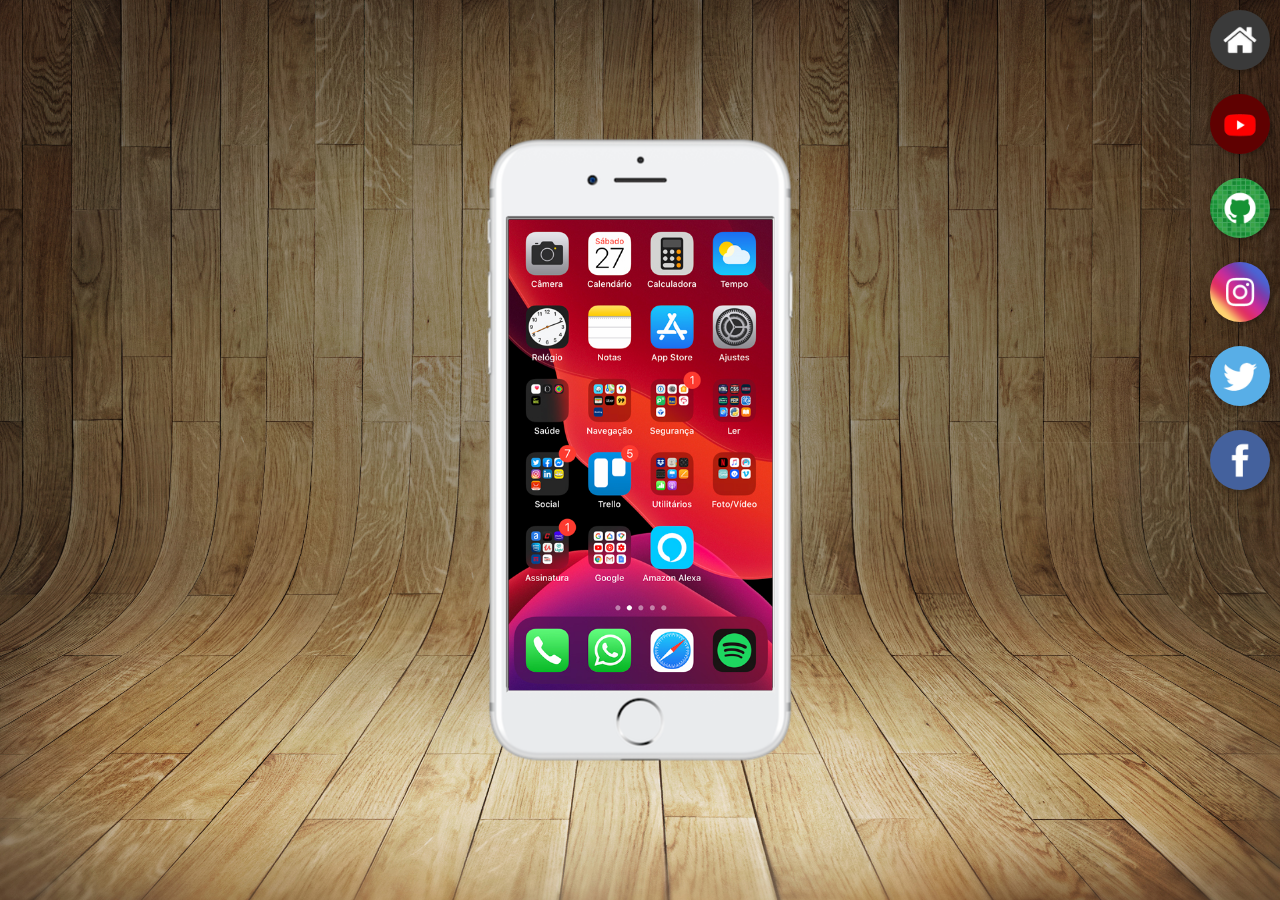
<file: index.html>
<!DOCTYPE html>
<html lang="pt-br">
<head>
    <meta charset="UTF-8">
    <meta name="viewport" content="width=device-width, initial-scale=1.0">
    <link rel="shortcut icon" href="favicon.ico" type="image/x-icon">
    <link rel="stylesheet" href="estilos/style.css">
    <title>Projetos sociais</title>
</head>
<body>
    <main>
        <section id="telefone">
            <iframe src="home.html" name="tela" id="tela"></iframe>
            

        </section>
        <section id="redes-sociais">
            <a href="home.html" target="tela"> <img src="imagens/logo-home.jpg" class="logo"></a></br>
            <a href="youtube.html" target="tela"> <img src="imagens/logo-youtube.jpg" class="logo"></a></br>
            <a href="github.html" target="tela"> <img src="imagens/logo-github.jpg" class="logo"></a></br>
            <a href="instagram.html" target="tela"> <img src="imagens/logo-instagram.jpg" class="logo"></a></br>
            <a href="" target="tela"> <img src="imagens/logo-twitter.jpg" class="logo"></a></br>
            <a href="" target="tela"> <img src="imagens/logo-facebook.jpg" class="logo"></a>

        </section>
    </main>
    
</body>
</html>
</file>
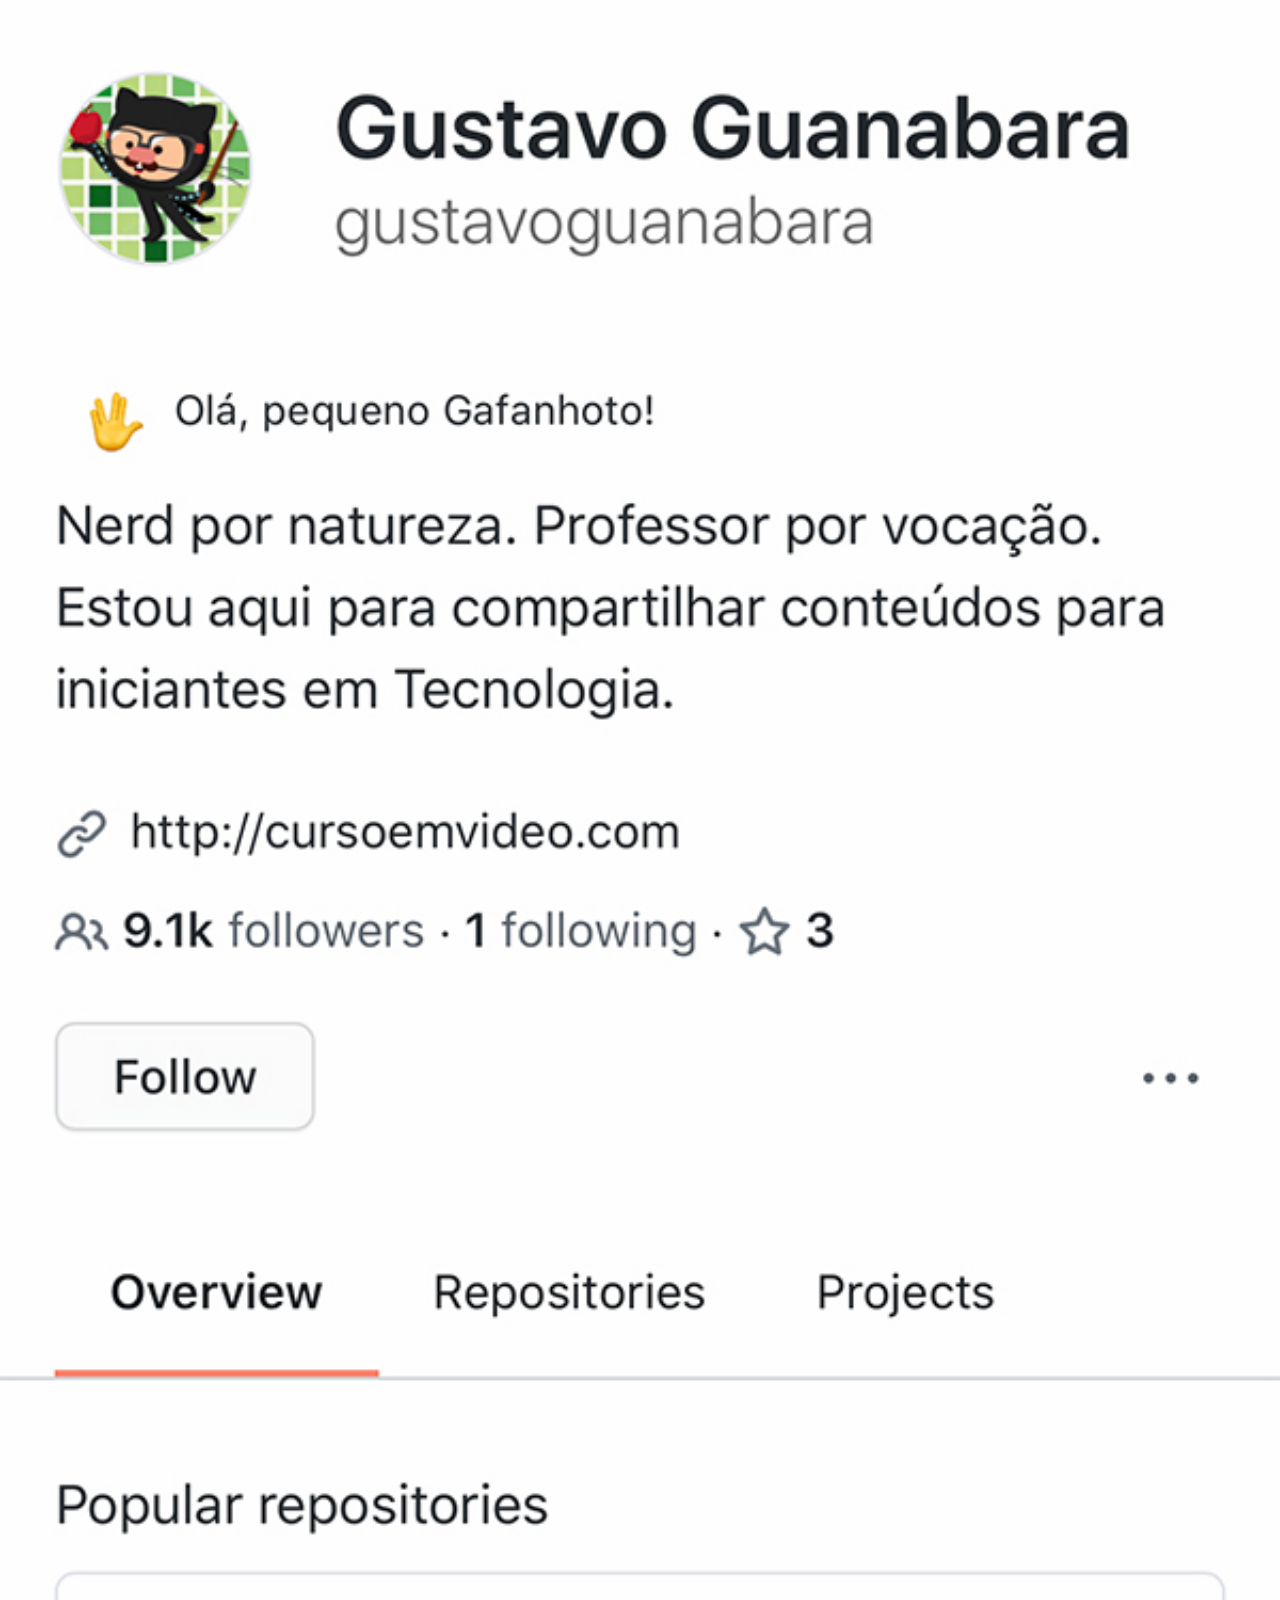
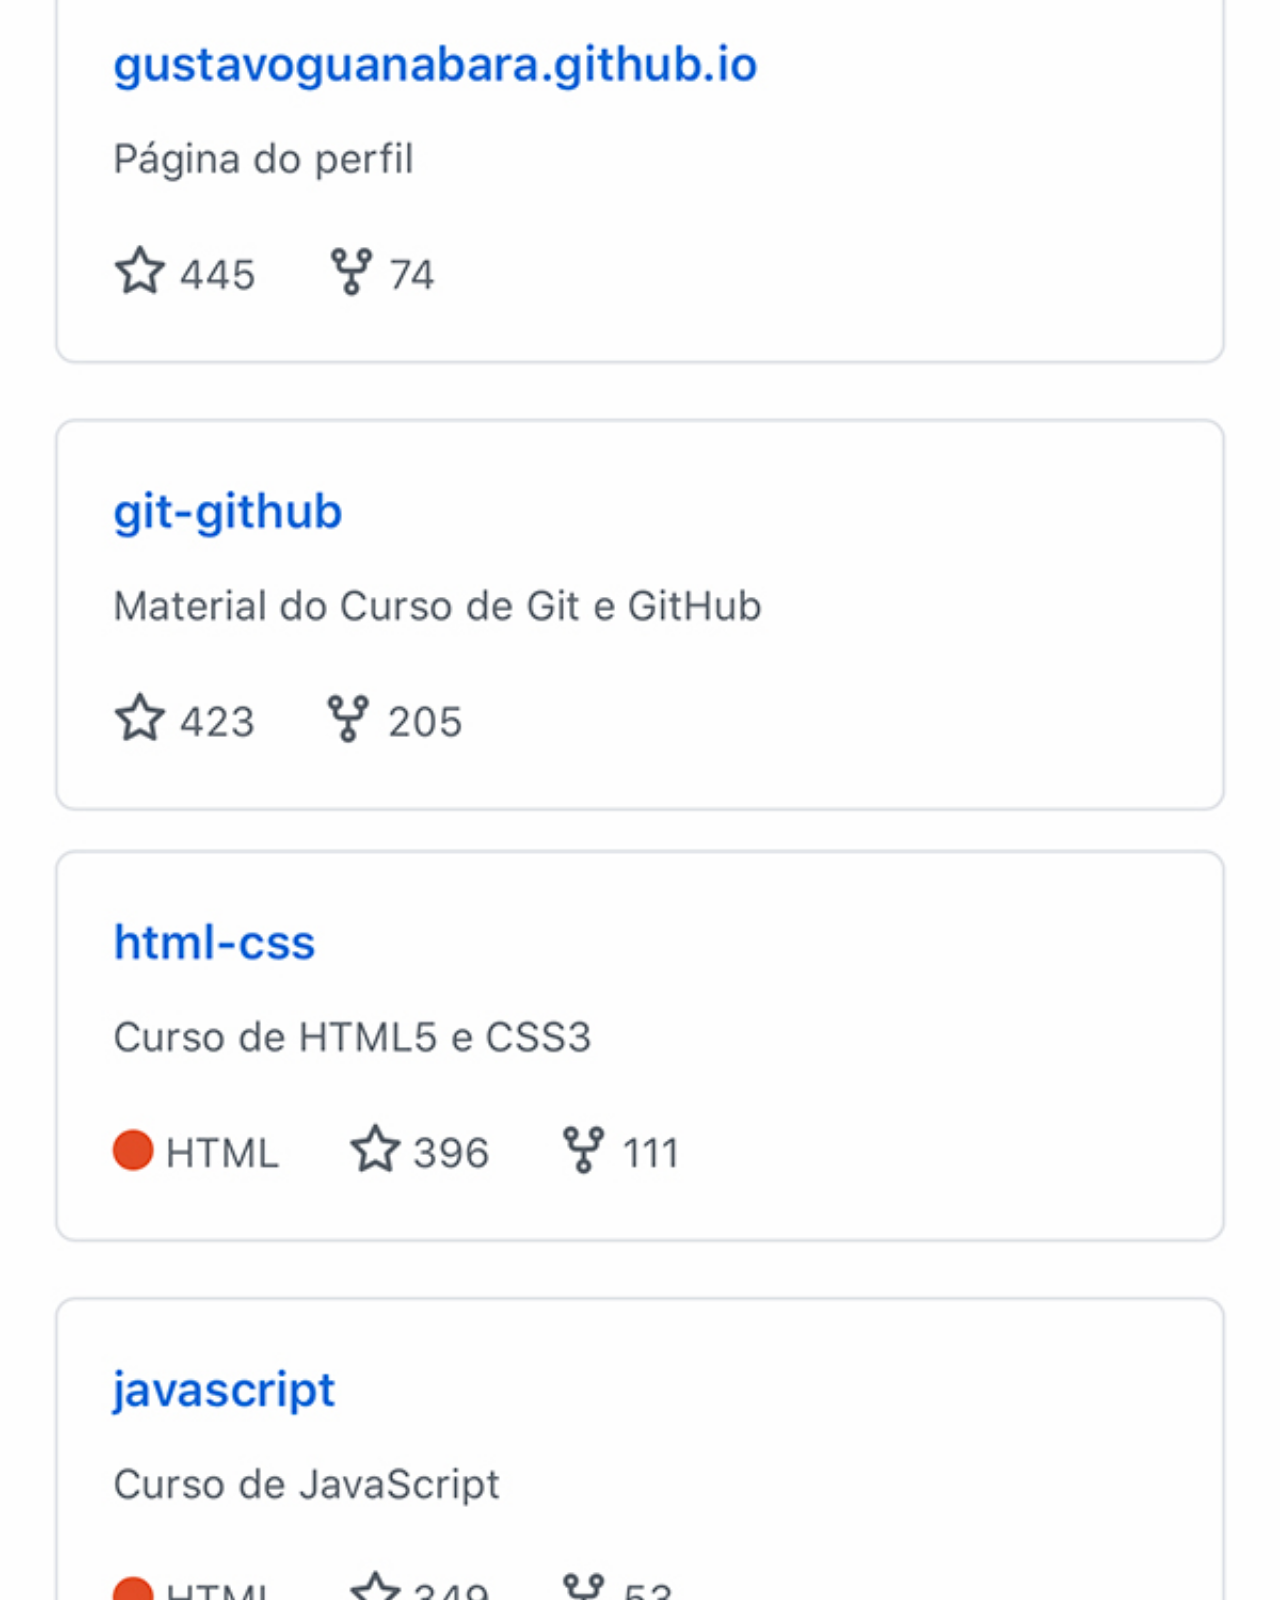
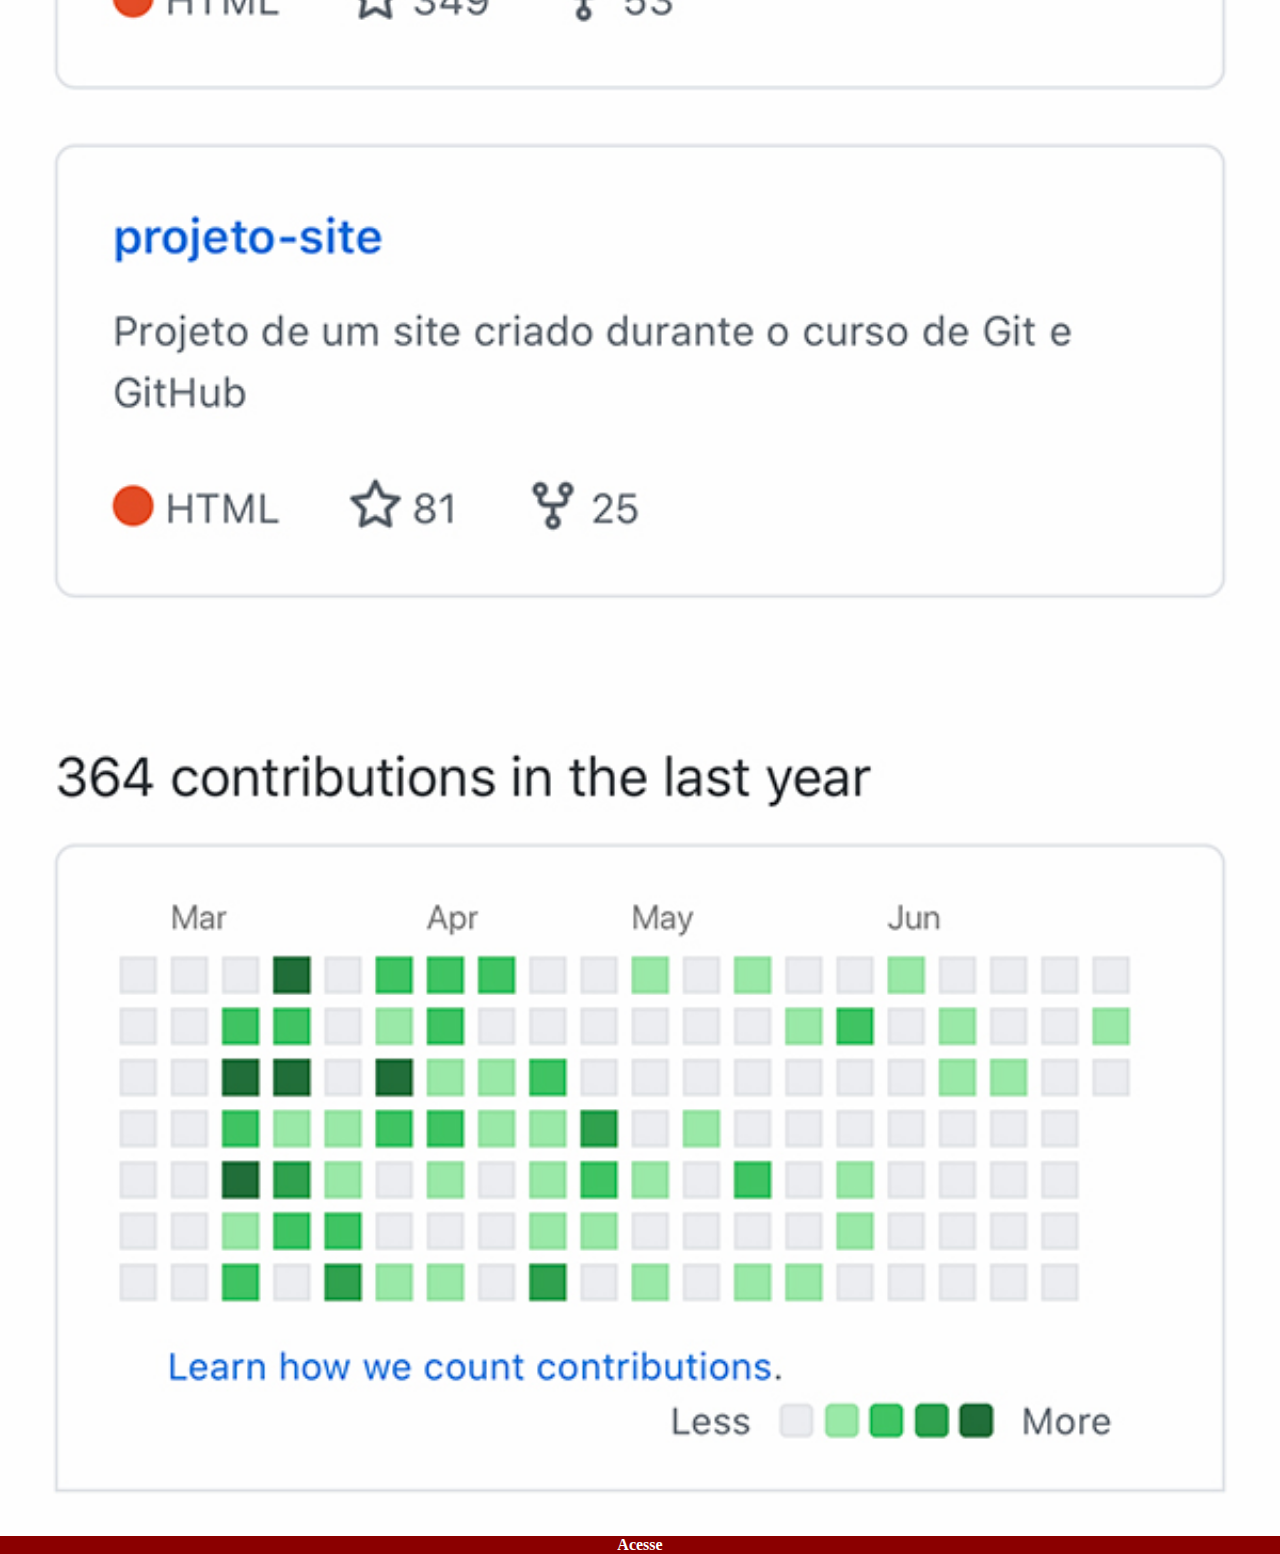
<file: github.html>
<!DOCTYPE html>
<html lang="pt-br">
<head>
    <meta charset="UTF-8">
    <meta name="viewport" content="width=device-width, initial-scale=1.0">
    <title>Git hub</title>
    <link rel="stylesheet" href="estilos/social.css">
</head>
<body>
    <img src="imagens/tela-github.jpg" alt="">
    <a href="https://github.com/gustavoguanabara" target="_blank">Acesse</a>
    
</body>
</html>
</file>
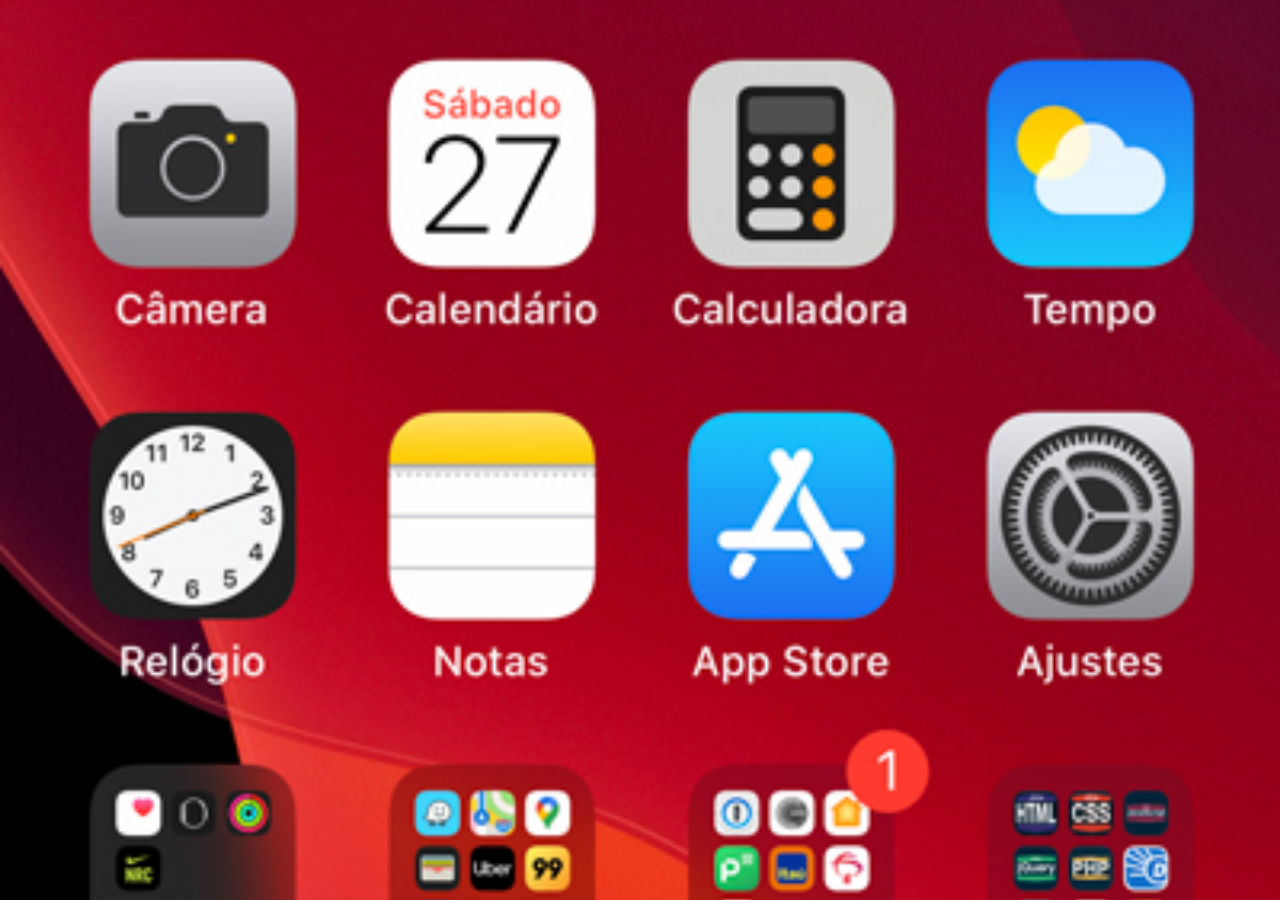
<file: home.html>
<!DOCTYPE html>
<html lang="pt-br">
<head>
    <meta charset="UTF-8">
    <meta name="viewport" content="width=device-width, initial-scale=1.0">
    <title>Document</title>
</head>
<style>
    *{  margin: 0px;
        padding: 0px;
    }
    body{
        width: 100vw;
        height: 100vh;
        background: black url(imagens/tela-home.jpg) no-repeat top center;
        background-size: cover;
    }
</style>
<body>
    
</body>
</html>
</file>
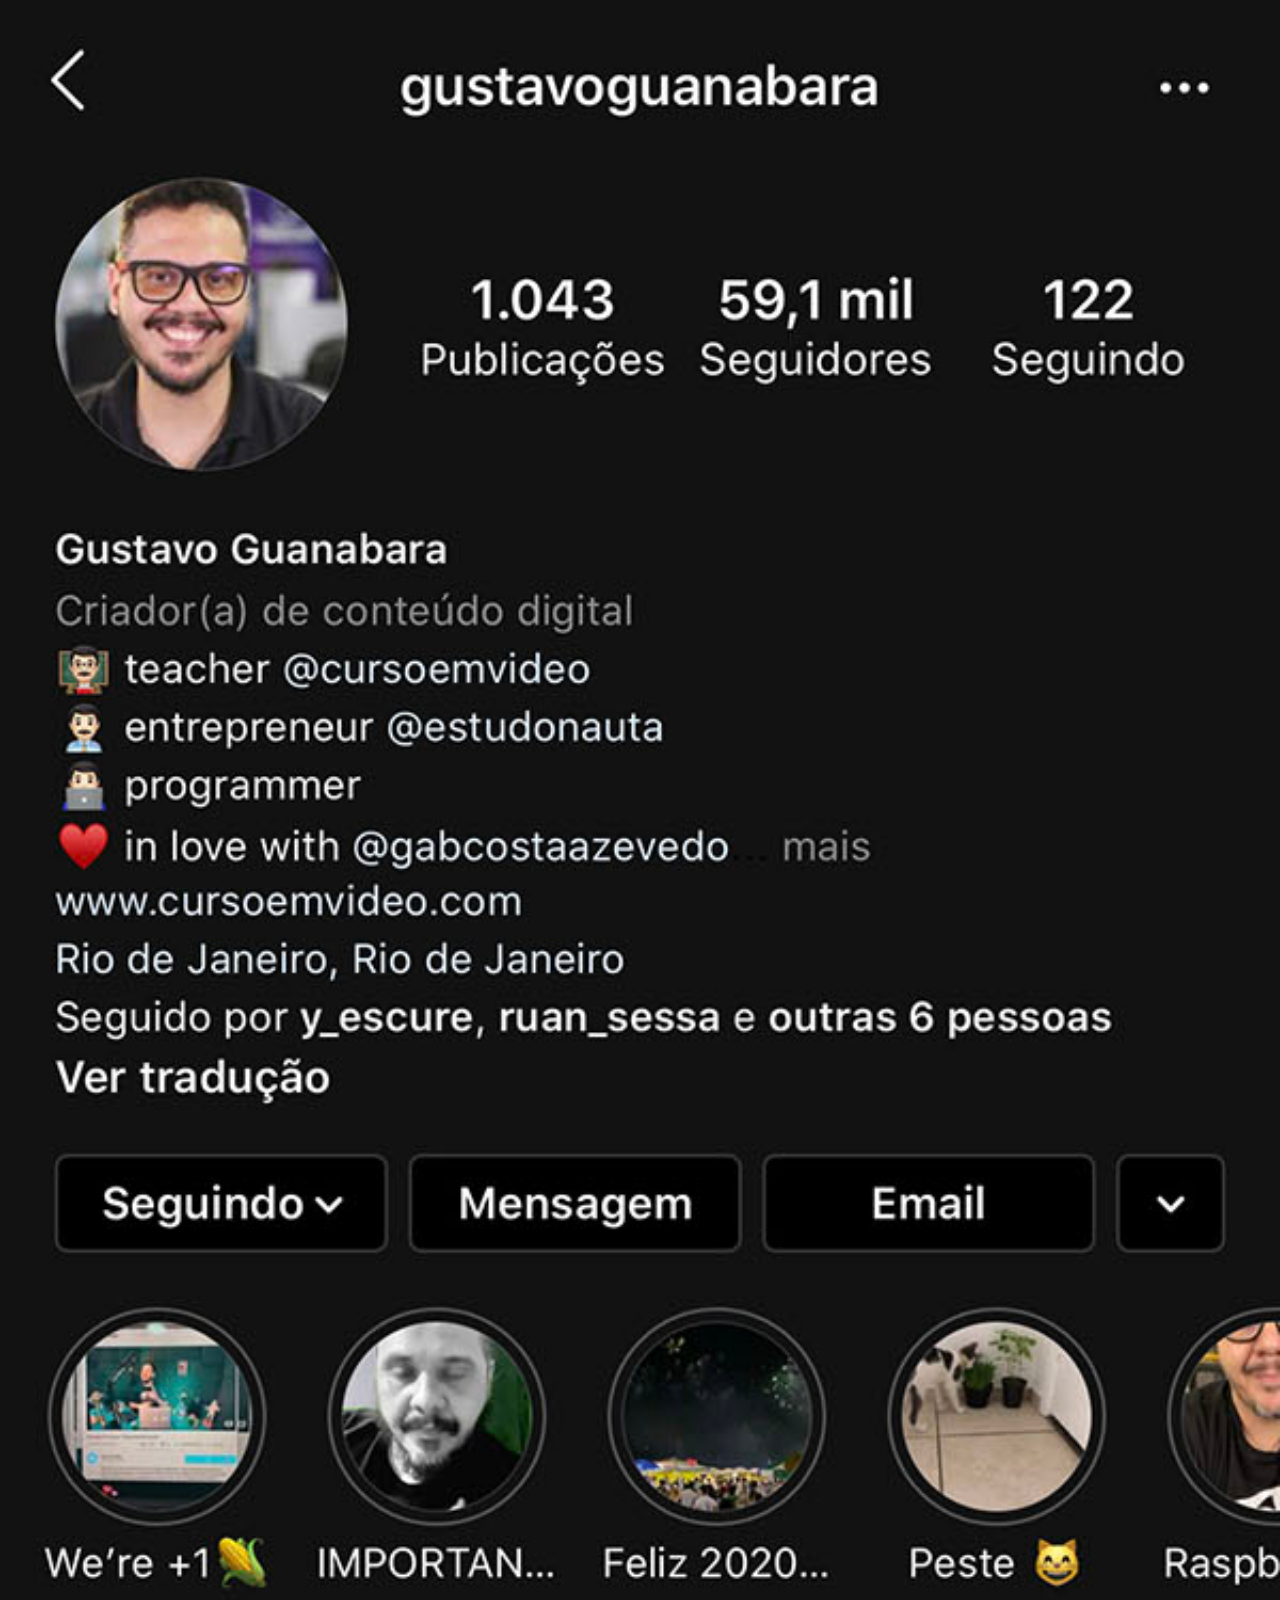
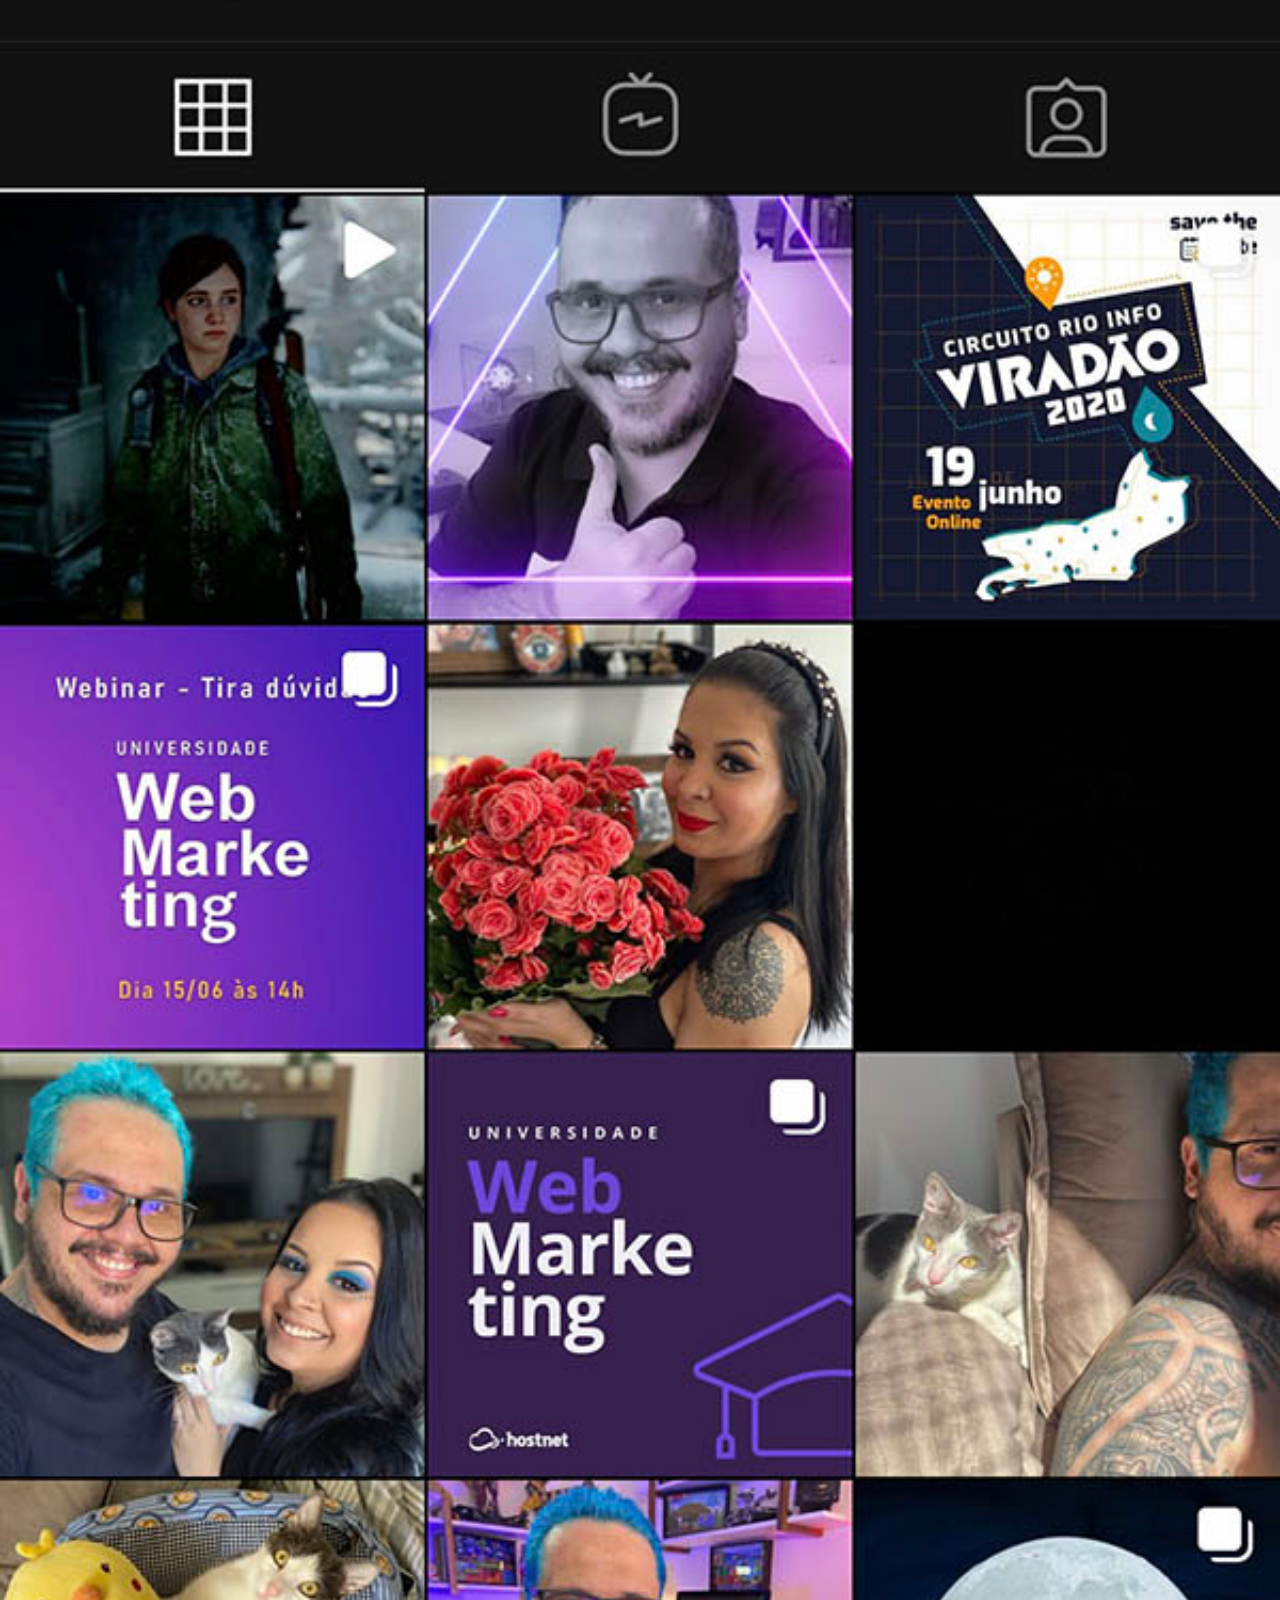
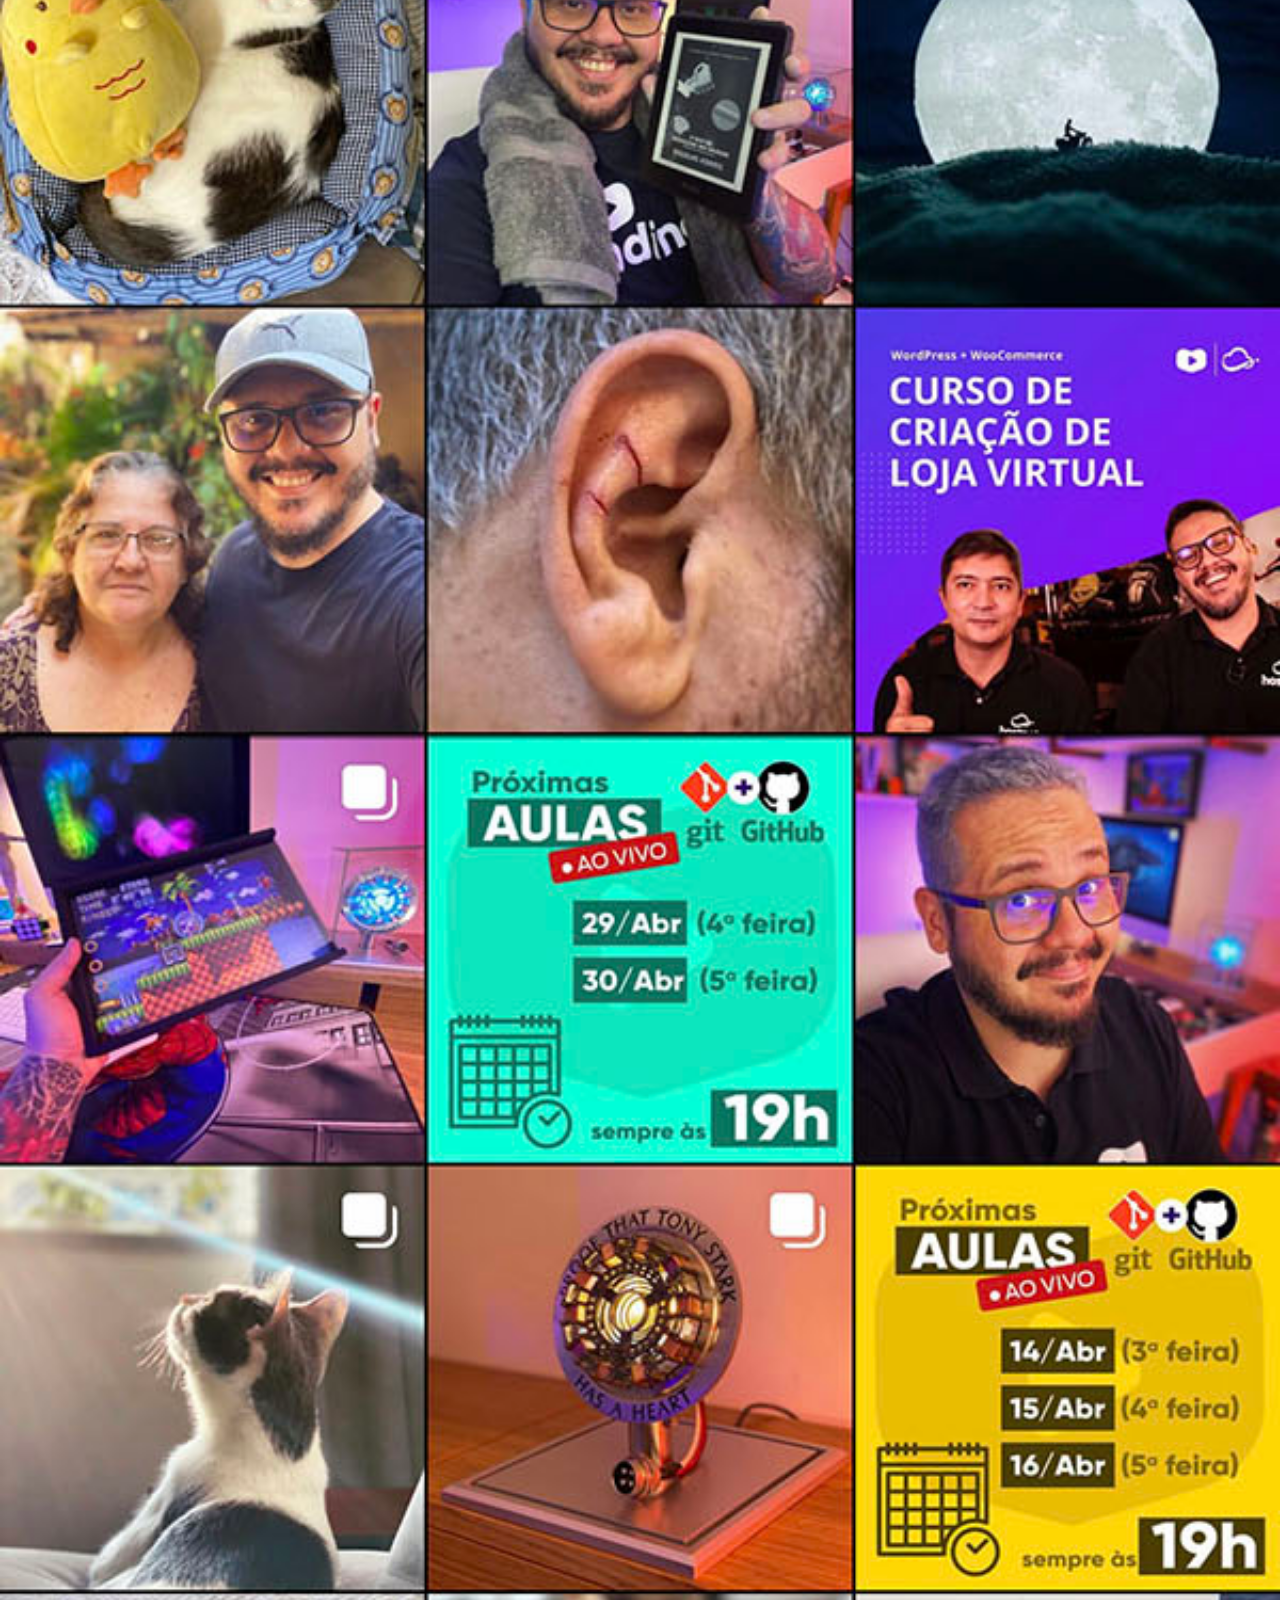
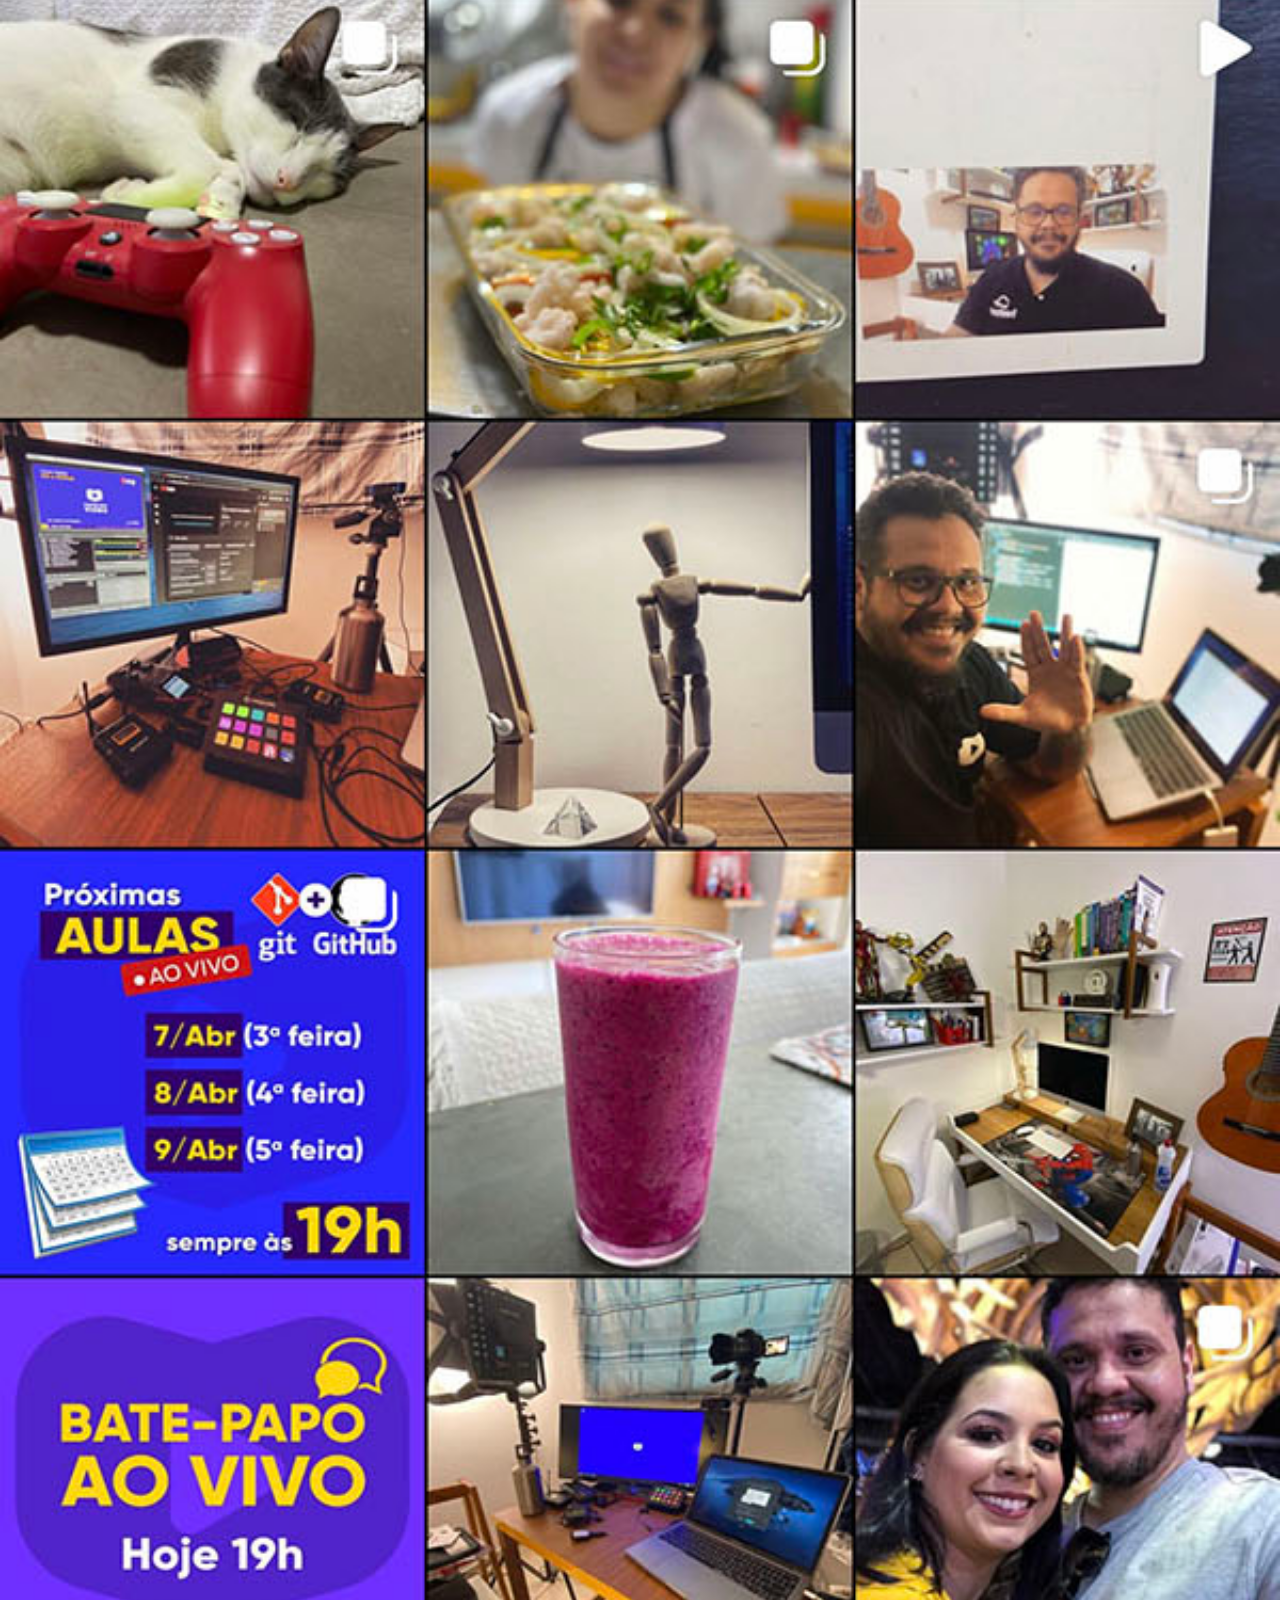
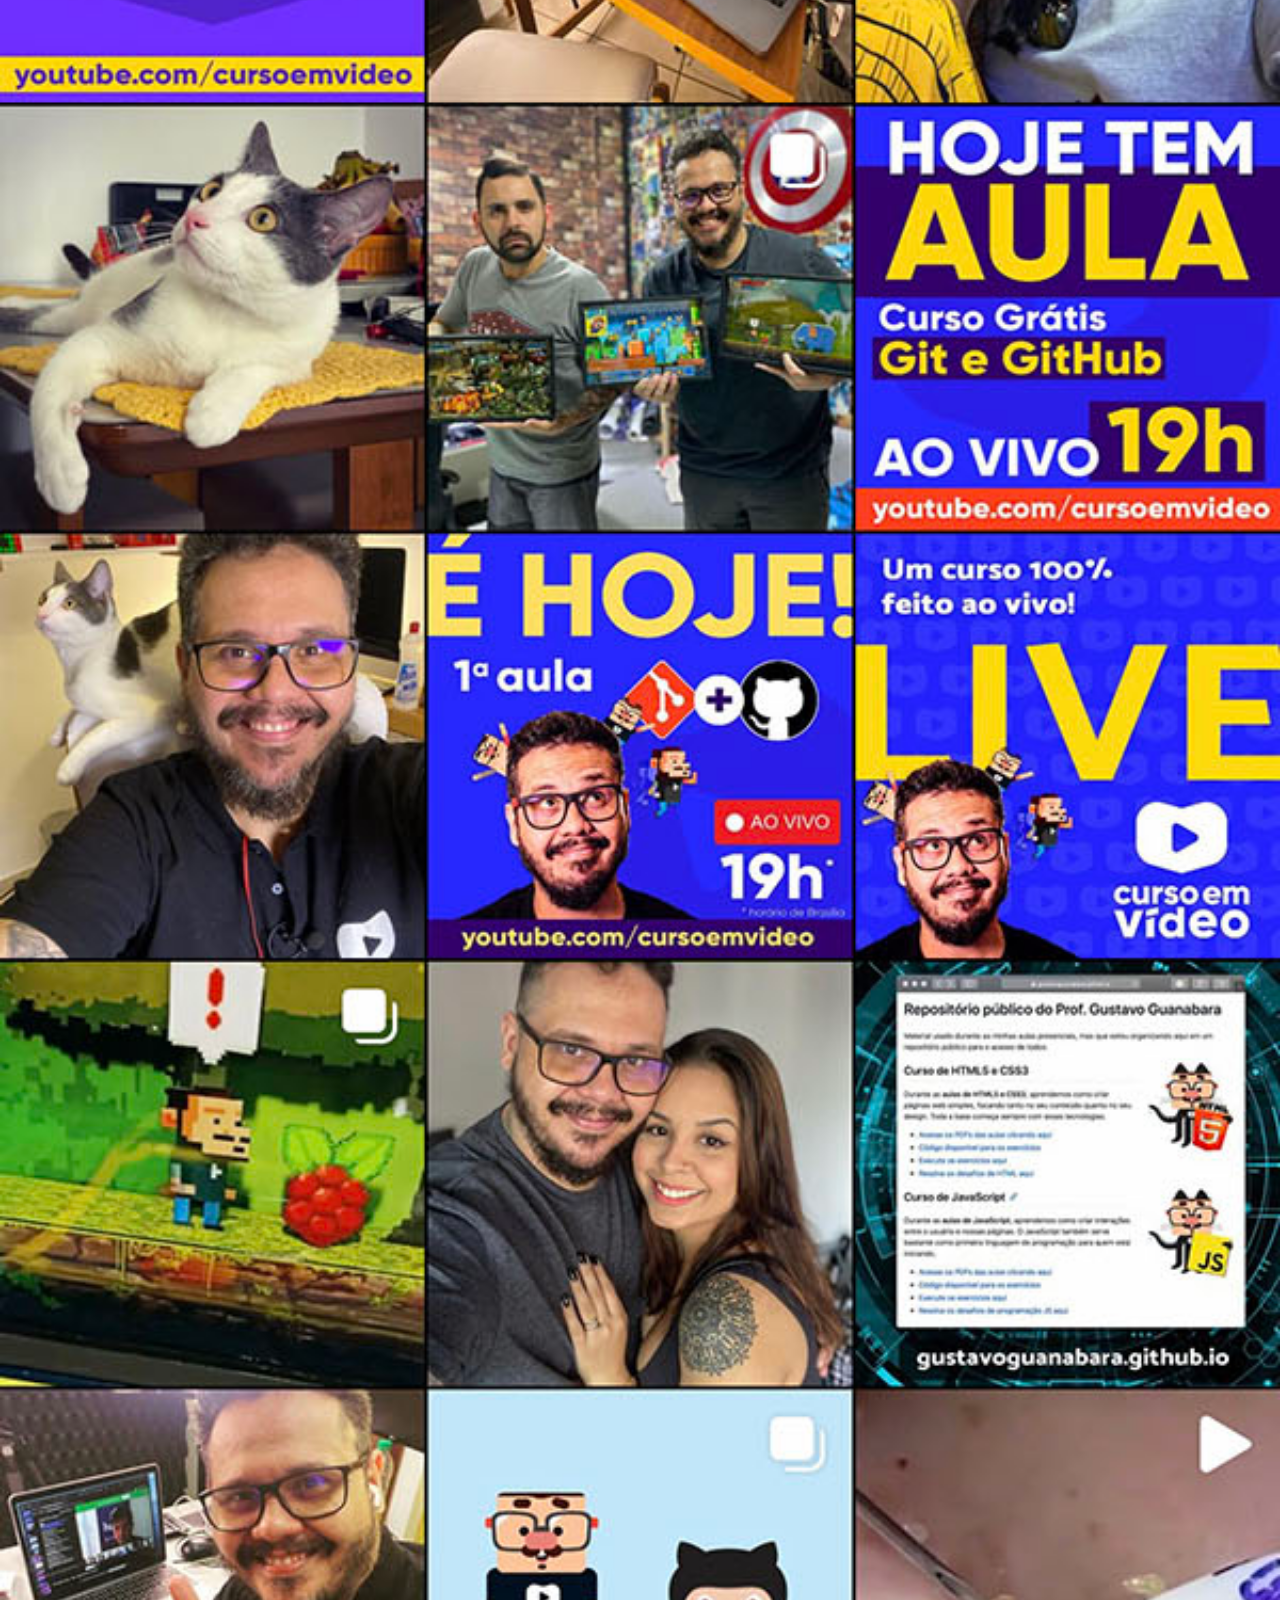
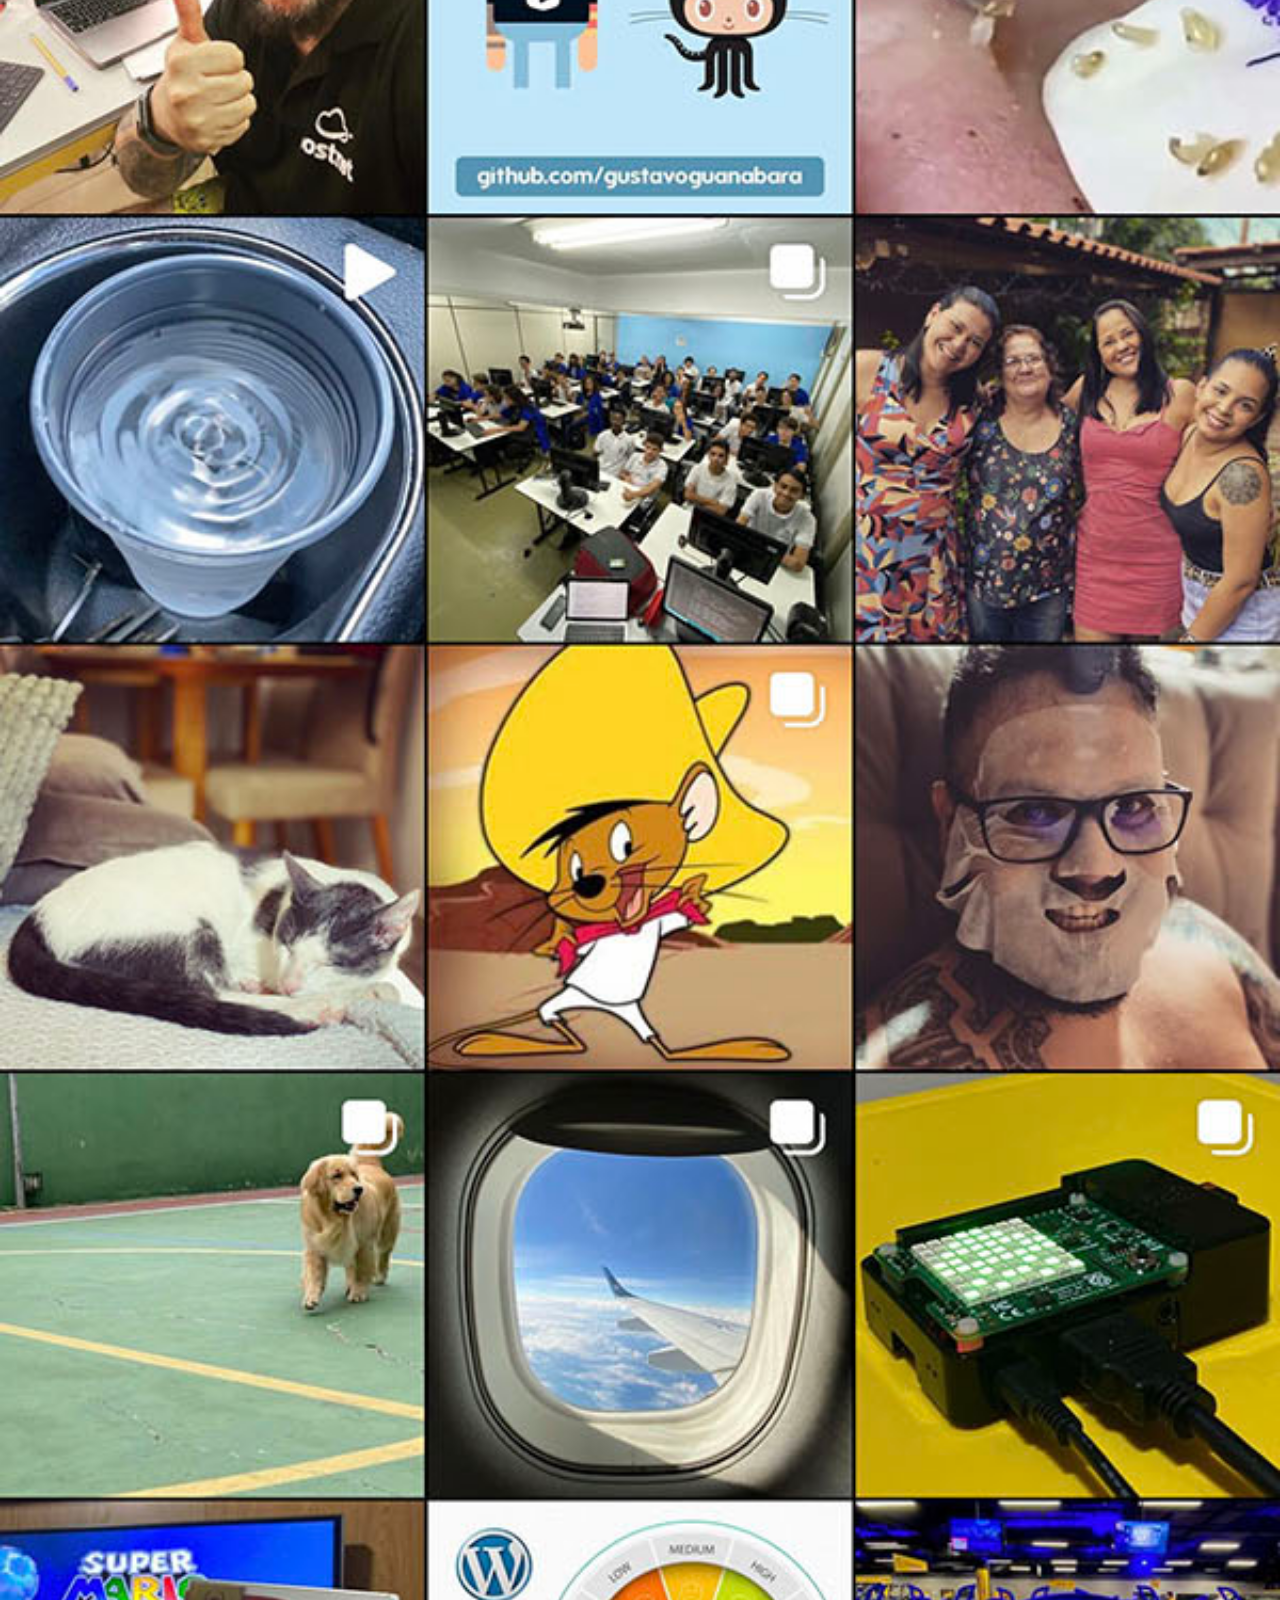
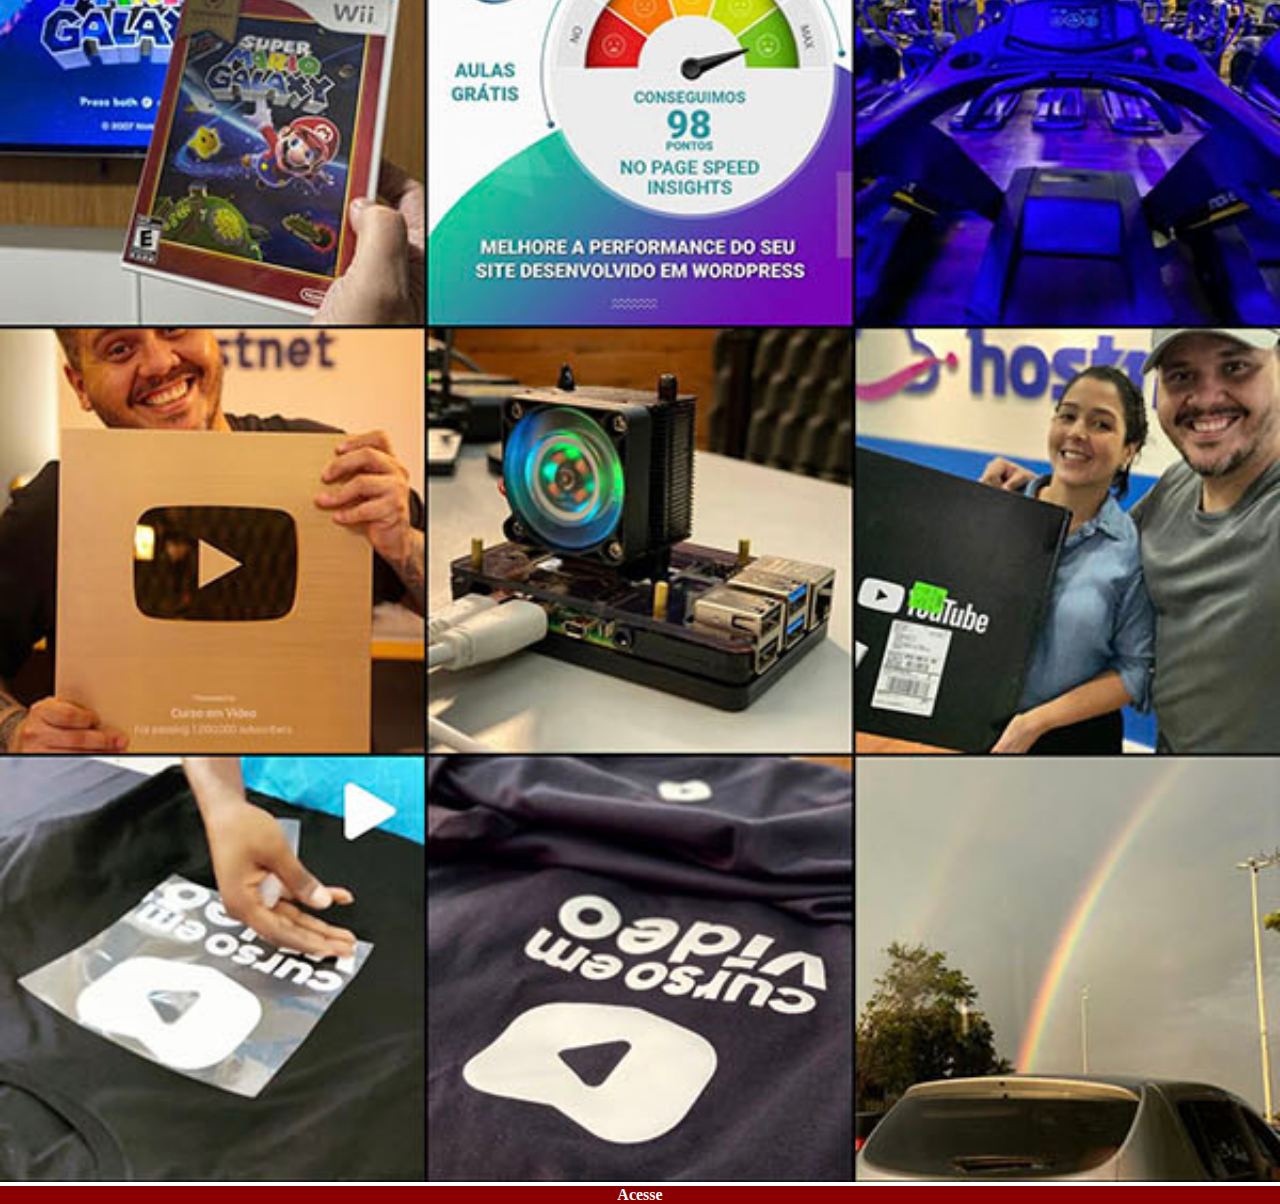
<file: instagram.html>
<!DOCTYPE html>
<html lang="pt-br">
<head>
    <meta charset="UTF-8">
    <meta name="viewport" content="width=device-width, initial-scale=1.0">
    <title>Instagram</title>
    <link rel="stylesheet" href="estilos/social.css">
</head>
<body>
    <img src="imagens/tela-instagram.jpg" alt="">
    <a href="https://www.instagram.com/" target="_blank">Acesse</a>
</body>
</html>
</file>
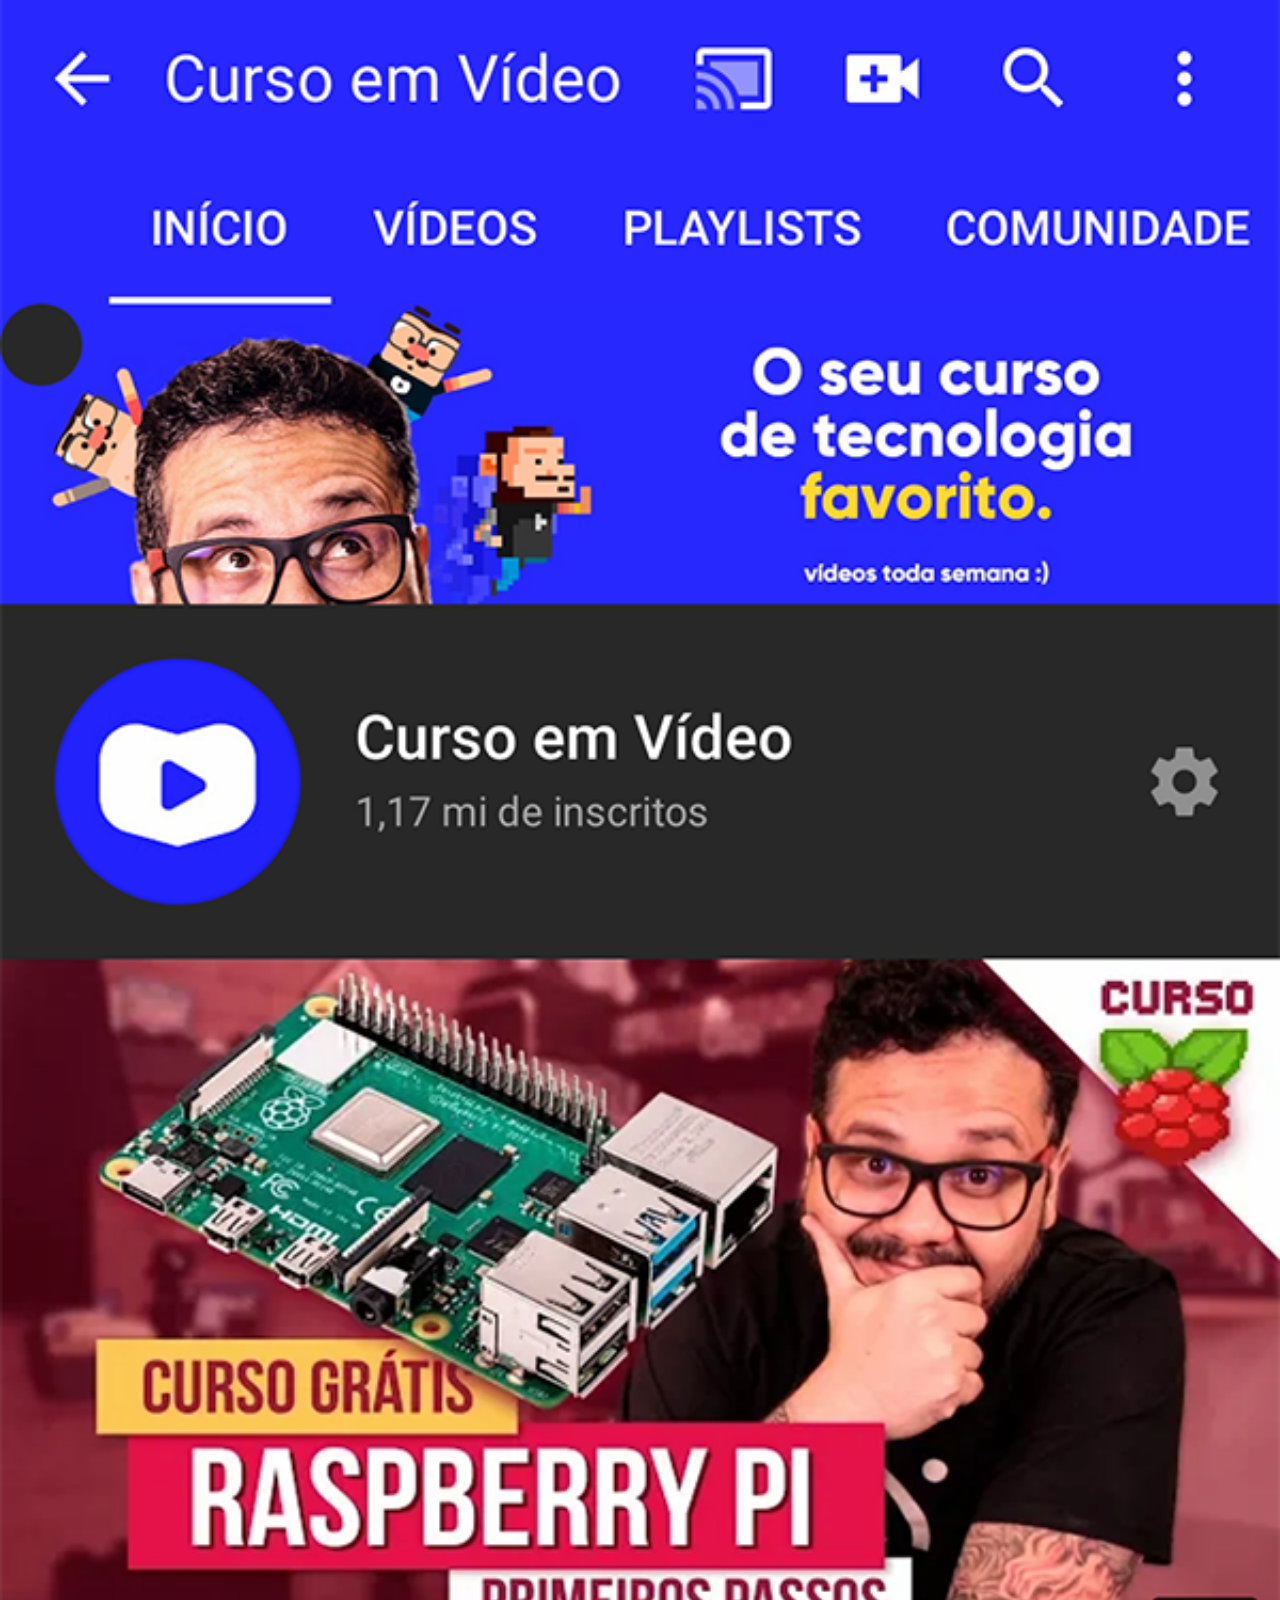
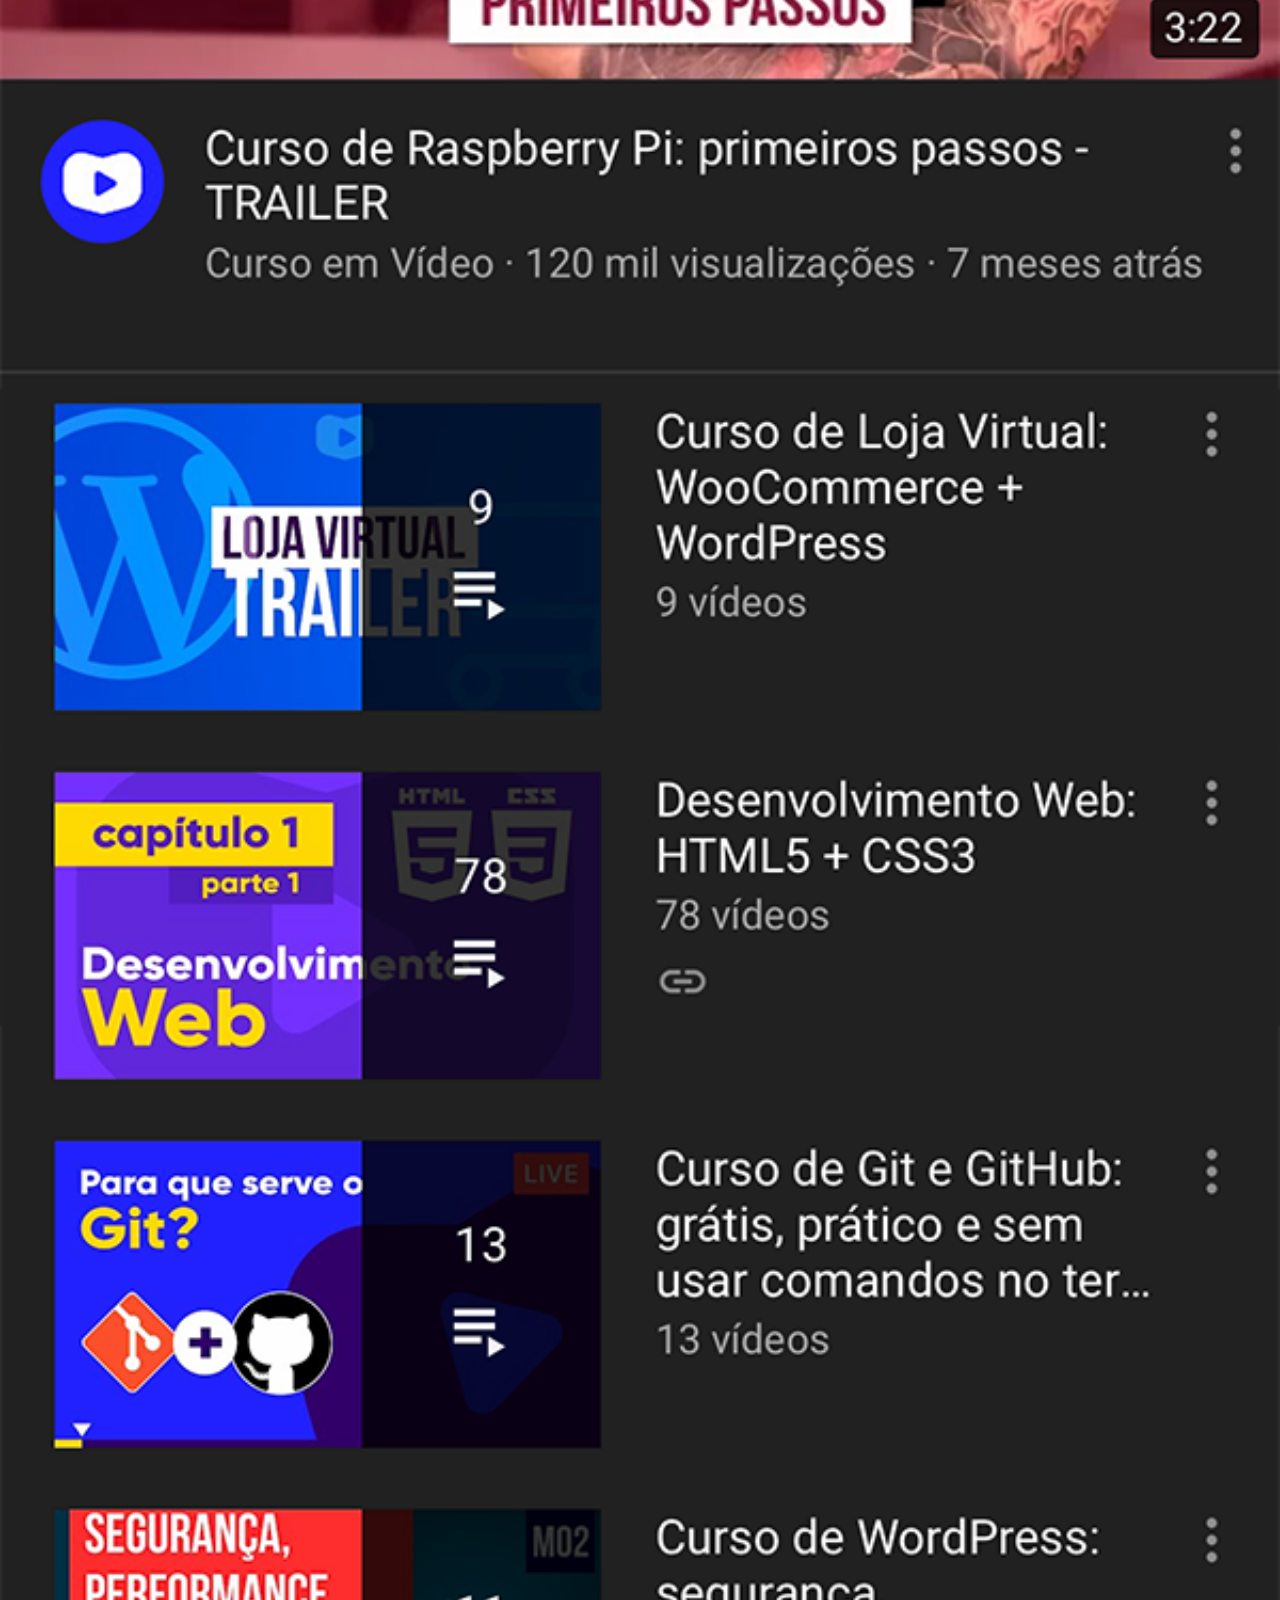
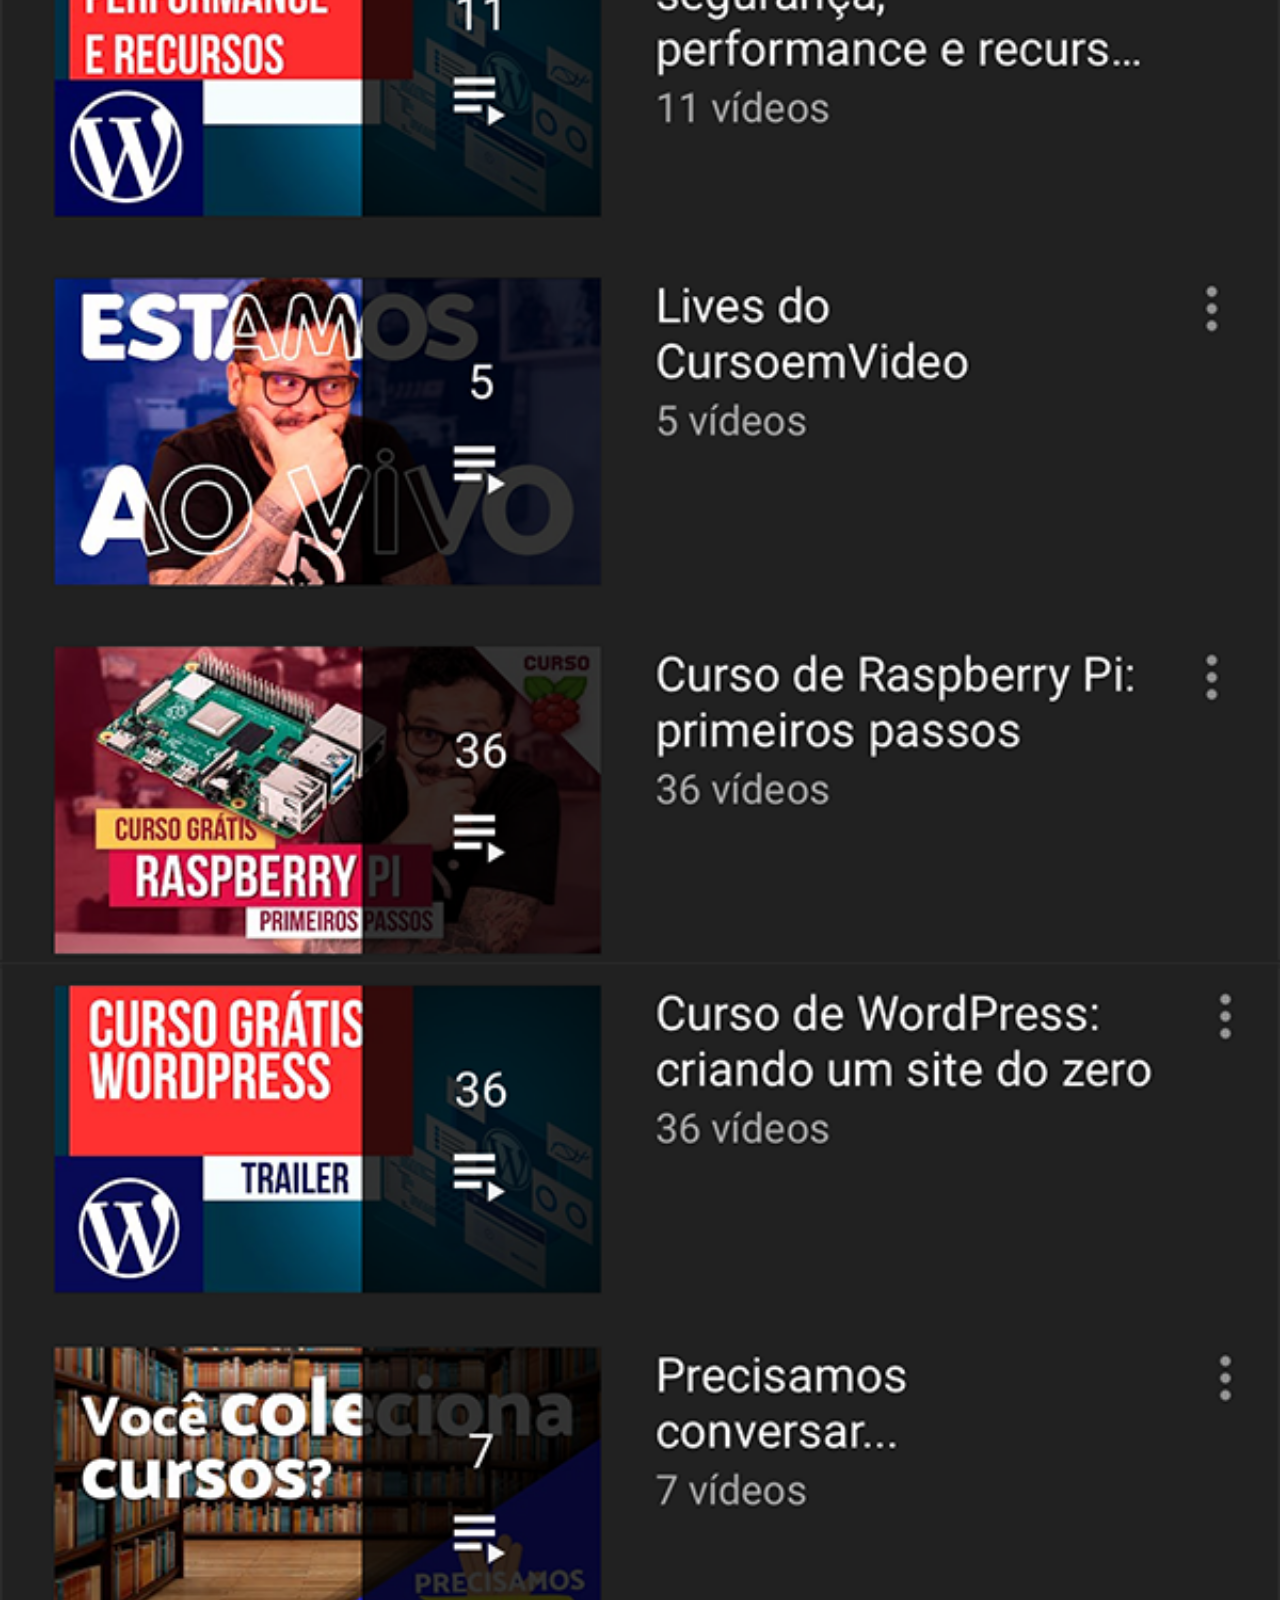
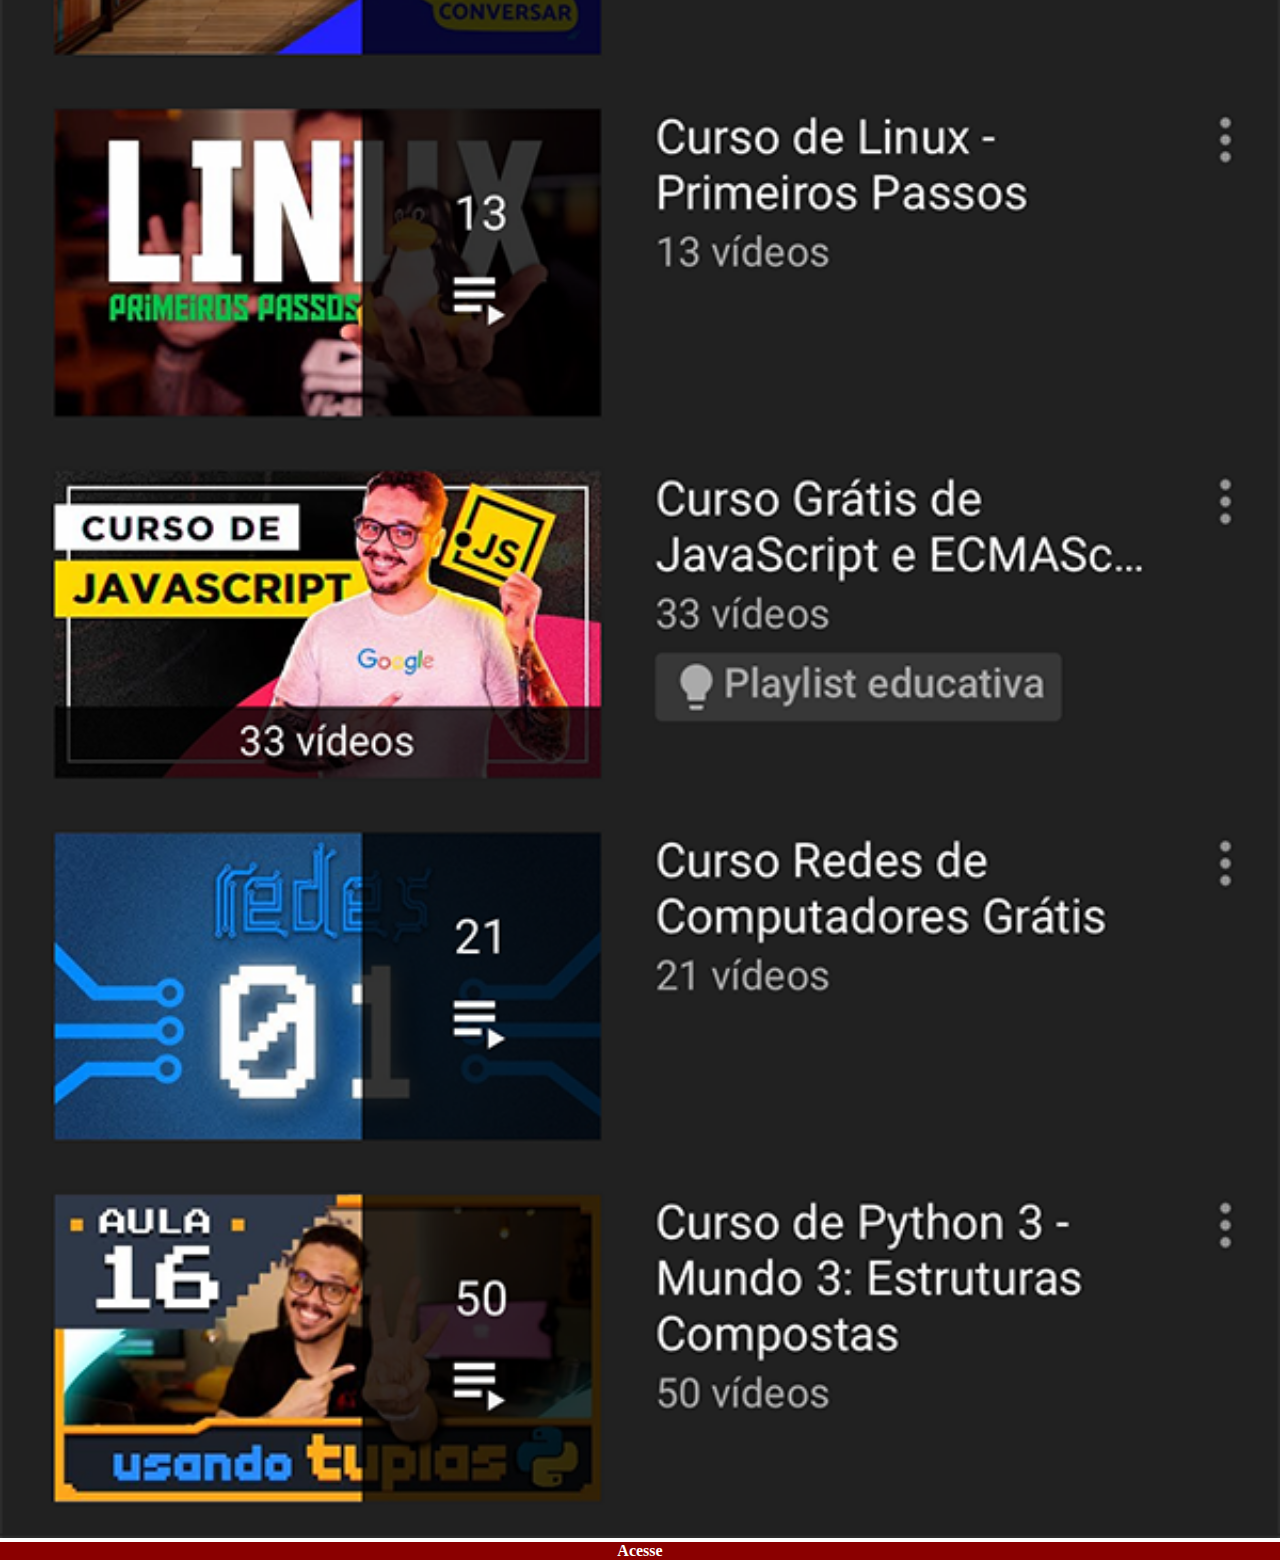
<file: youtube.html>
<!DOCTYPE html>
<html lang="pt-br">
<head>
    <meta charset="UTF-8">
    <meta name="viewport" content="width=device-width, initial-scale=1.0">
    <title>Document</title>
    <link rel="stylesheet" href="estilos/social.css">
    
</head>
<body>
    <img src="imagens/tela-youtube.png" alt="">
    <a href="https://www.youtube.com/watch?v=z30JMe5Cufs" target="_blank">Acesse</a>
    
</body>
</html>
</file>
<file: estilos/style.css>
@charset "UTF-8"

;*{
    margin: 0px;
    padding: 0px;
    font-family: Arial, Helvetica, sans-serif;
}
html, body{
    height: 100vh;
    width: 100vw;
    }
body{
    background: url('../imagens/fundo-madeira.jpg') no-repeat top center;
    background-size: cover;
    background-attachment: fixed;
   
}

main{
    position: relative;
    height: 100vh;    
   
    }
section#telefone{
    position: absolute;
    top: 50%;
    left: 50%;
    transform: translate(-50%, -50%);    
    height: 627px;
    width: 311px;
    background-image: url('../imagens/frame-iphone.png');
}
iframe#tela{
    position: relative;
    top: 81px;
    left: 22px;
    width: 264px;
    height: 471px;
}
.logo{
    border-radius: 50%;
    width: 60px;
    margin: 10px;
    box-shadow: 2px 2px 5px rgba(0, 0, 0, 0.322);
    }
section#redes-sociais {
    text-align: right;
}
section#redes-sociais img:hover{
    box-sizing: border-box;
    border: 2px solid white;
    transform: translate(-3px, -3px);
    box-shadow: 5px 5px 10px black;
    transition: transform .5s, border 1s;
}
</file>
<file: estilos/social.css>
@charset "UTF-8";
        *{
         margin: 0px;
         padding: 0px;
        }
    ::-webkit-scrollbar{
        width: 0px;
        height: 0px;
    }
    img{
        width: 100vw;
    }    
    a{
        display: block;
        background-color: darkred;
        text-decoration: none;
        color: white;
        text-align: center;
        font-weight: bolder;
    }
    a:hover{
    background-color: red;
}
</file>
